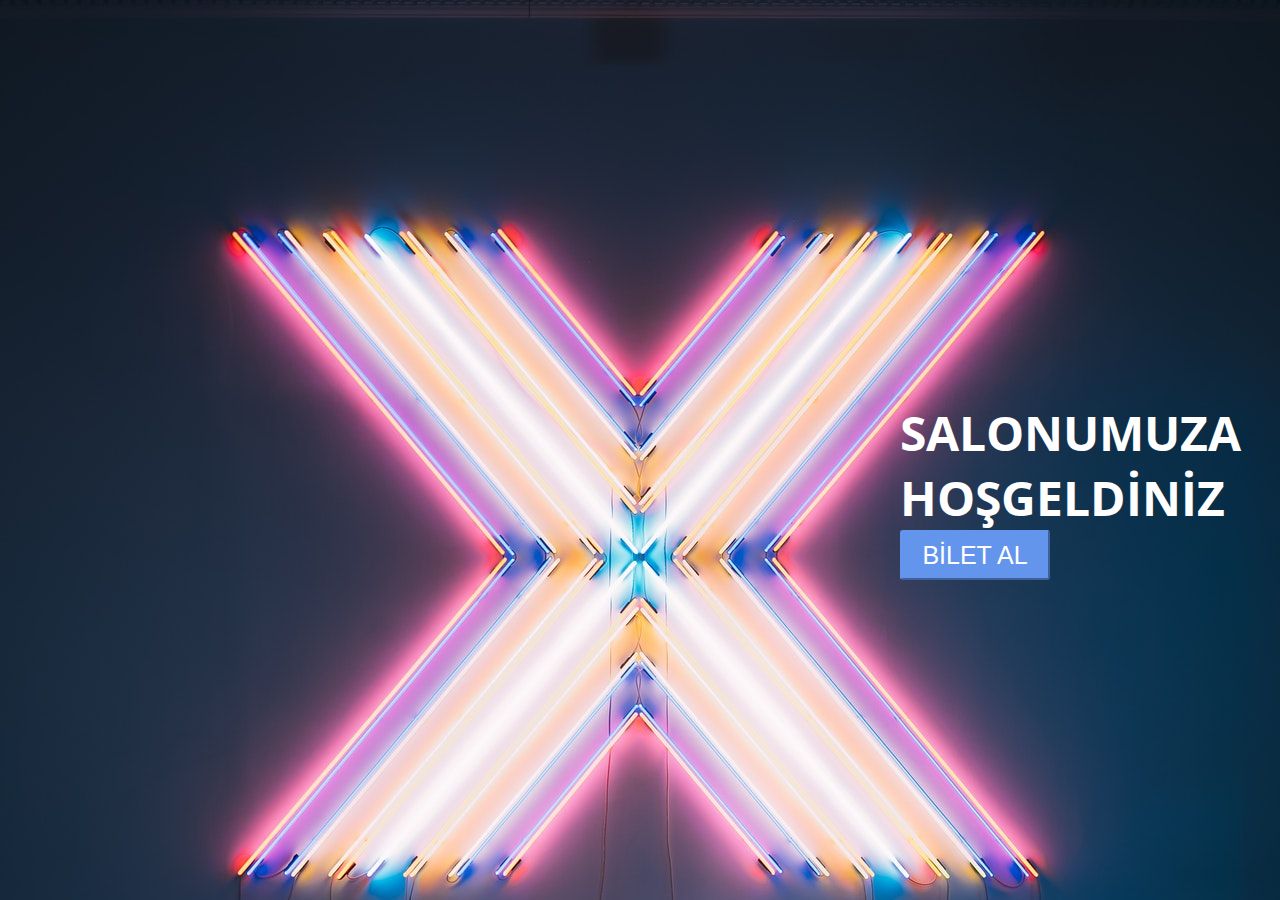
<file: index.html>
<!DOCTYPE html>
<html lang="en">
<head>
    <meta charset="UTF-8">
    <meta name="viewport" content="width=device-width, initial-scale=1.0">
    <title>Giriş</title>
    <link href="https://fonts.googleapis.com/css2?family=Open+Sans:wght@400;700;800&display=swap" rel="stylesheet">
    <link rel="stylesheet" href="style.css">
</head>
<body>
    <header>
        <div>
            <h1>SALONUMUZA HOŞGELDİNİZ</h1>
        </div>
    </header>
    <main>
        <div>
            <input type="button"  value="BİLET AL" class="btn" onclick="git()">
        </div>
    </main>
    <script>
      var buton=document.getElementsByClassName("btn");
      
      function git(){
          window.open("film.html");
      }
    </script>
</body>
</html>
</file>
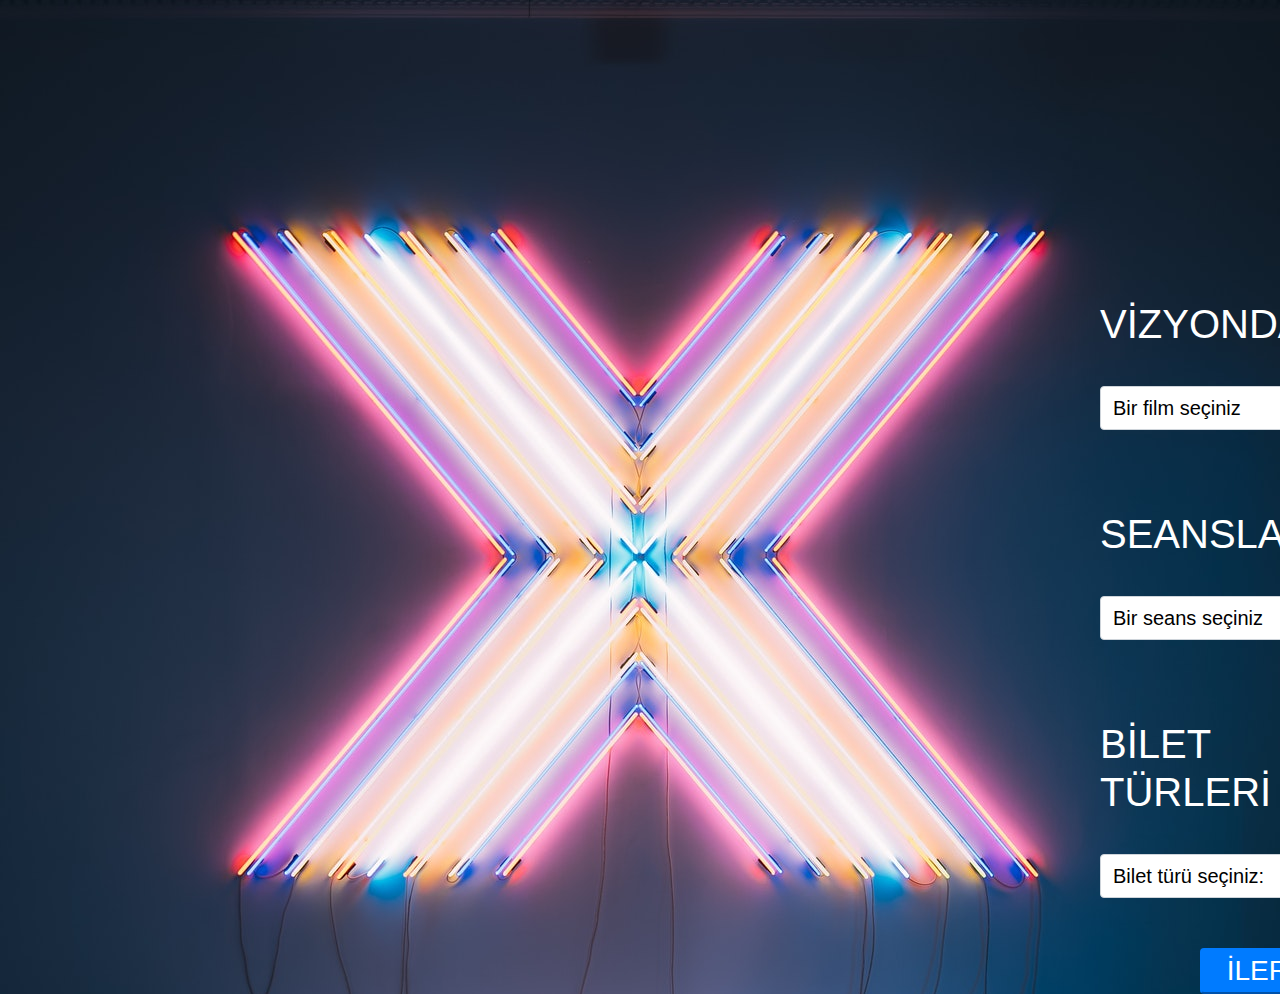
<file: Film.html>
<!doctype html>
<html lang="en">
  <head>
    <title>Seçimler</title>
    <!-- Required meta tags -->
    <meta charset="utf-8">
    <meta name="viewport" content="width=device-width, initial-scale=1, shrink-to-fit=no">

    <!-- Bootstrap CSS -->
    <link rel="stylesheet" href="https://stackpath.bootstrapcdn.com/bootstrap/4.3.1/css/bootstrap.min.css" integrity="sha384-ggOyR0iXCbMQv3Xipma34MD+dH/1fQ784/j6cY/iJTQUOhcWr7x9JvoRxT2MZw1T" crossorigin="anonymous">
  </head>
  <body>
      
    <!-- Optional JavaScript -->
    <!-- jQuery first, then Popper.js, then Bootstrap JS -->
    <script src="https://code.jquery.com/jquery-3.3.1.slim.min.js" integrity="sha384-q8i/X+965DzO0rT7abK41JStQIAqVgRVzpbzo5smXKp4YfRvH+8abtTE1Pi6jizo" crossorigin="anonymous"></script>
    <script src="https://cdnjs.cloudflare.com/ajax/libs/popper.js/1.14.7/umd/popper.min.js" integrity="sha384-UO2eT0CpHqdSJQ6hJty5KVphtPhzWj9WO1clHTMGa3JDZwrnQq4sF86dIHNDz0W1" crossorigin="anonymous"></script>
    <script src="https://stackpath.bootstrapcdn.com/bootstrap/4.3.1/js/bootstrap.min.js" integrity="sha384-JjSmVgyd0p3pXB1rRibZUAYoIIy6OrQ6VrjIEaFf/nJGzIxFDsf4x0xIM+B07jRM" crossorigin="anonymous"></script>
  </body>
</html>
<!DOCTYPE html>
<html lang="en">
<head>
    <meta charset="UTF-8">
    <meta name="viewport" content="width=device-width, initial-scale=1.0">
    <title>Document</title>
    <link rel="stylesheet" href="film.css">
</head>
<body>
    <header>
        <div>
            <h1>VİZYONDAKİLER</h1>
            <select class="custom-select">
                <option selected>Bir film seçiniz</option>
                <option value="1">Karakomik Filmler 2</option>
                <option value="2">Mucize 2 Aşk</option>
                <option value="3">Bayi Toplantısı</option>
                <option value="4">Süper Ajanlar</option>
              </select>

        </div>
    </header>
    <main>
        <div>
            <h1 class="seans">SEANSLAR</h1>
            <select class="custom-select" id="select">
                <option selected>Bir seans seçiniz</option>
                <option value="1">8.40(indirimli!)</option>
                <option value="2">10.30</option>
                <option value="3">11.50</option>
                <option value="4">13.10</option>
                <option value="5">14.50</option>
                <option value="4">16.20</option>
                <option value="4">18.0</option>
                <option value="4">19.50</option>
                <option value="4">21.10</option>
                <option value="4">22.50(indirimli!)</option>
                
              </select>
              <h1 class="seans">BİLET TÜRLERİ</h1>
              <select class="custom-select" id="select">
                  <option selected>Bilet türü seçiniz:</option>
                  <option value="1">ÇOCUK</option>
                  <option value="2">ÖĞRENCİ</option>
                  <option value="3">YETİŞKİN</option>
                  <option value="4">65+</option>
                 
                  

        </div>
        <div>

        </div>
    </main>
    <footer>
    <input type="button" value="İLERLE" class="btn1" onclick="git();"> 
</footer>

<script>
  var tıkla=document.getElementsByClassName("btn1");

function git(){
  open("select.html");
}



</script>
</body>
</html>
</file>
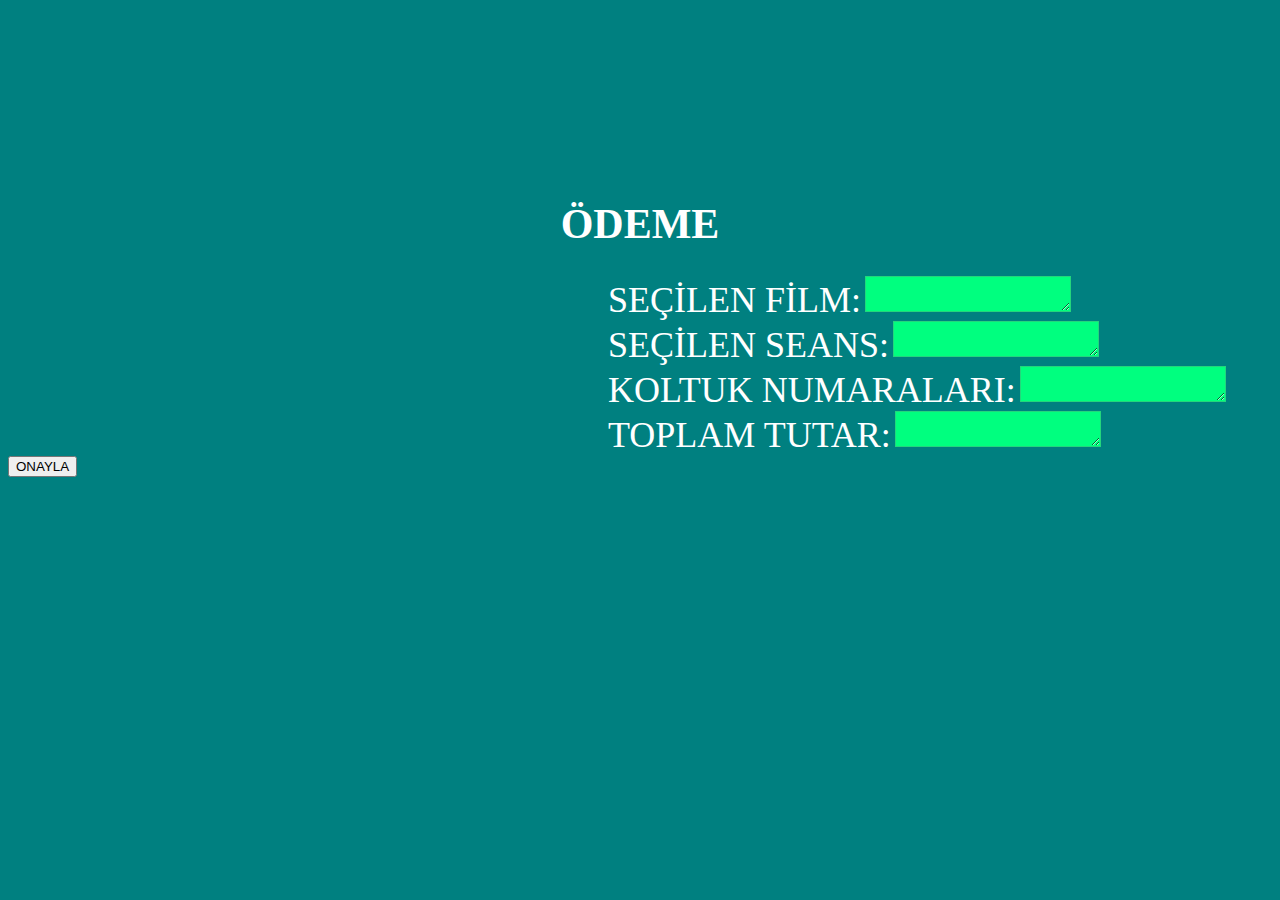
<file: pay.html>
<!DOCTYPE html>
<html lang="en">
<head>
    <meta charset="UTF-8">
    <meta name="viewport" content="width=device-width, initial-scale=1.0">
    <title>Pay</title>
    <link rel="stylesheet" href="pay.css">
</head>
<body>
    <form action="">
      <div>
          <h1>ÖDEME</h1>
      </div>
      <div>
          <label for="">SEÇİLEN FİLM:</label>
          <textarea name="" id="flm" disabled ></textarea>
      </div>
      <div>
          <label for="">SEÇİLEN SEANS:</label>
          <textarea name="" id="flm" disabled></textarea>
      </div>
      <div>
          <label for="">KOLTUK NUMARALARI:</label>
          <textarea name="" id="flm" disabled ></textarea>
      </div>
      <div>
<label for="">TOPLAM TUTAR:</label>
      
      <textarea name="" id="flm" disabled ></textarea>
    </div>

      <input type="button" value="ONAYLA">


    </form>
</body>
</html>
</file>
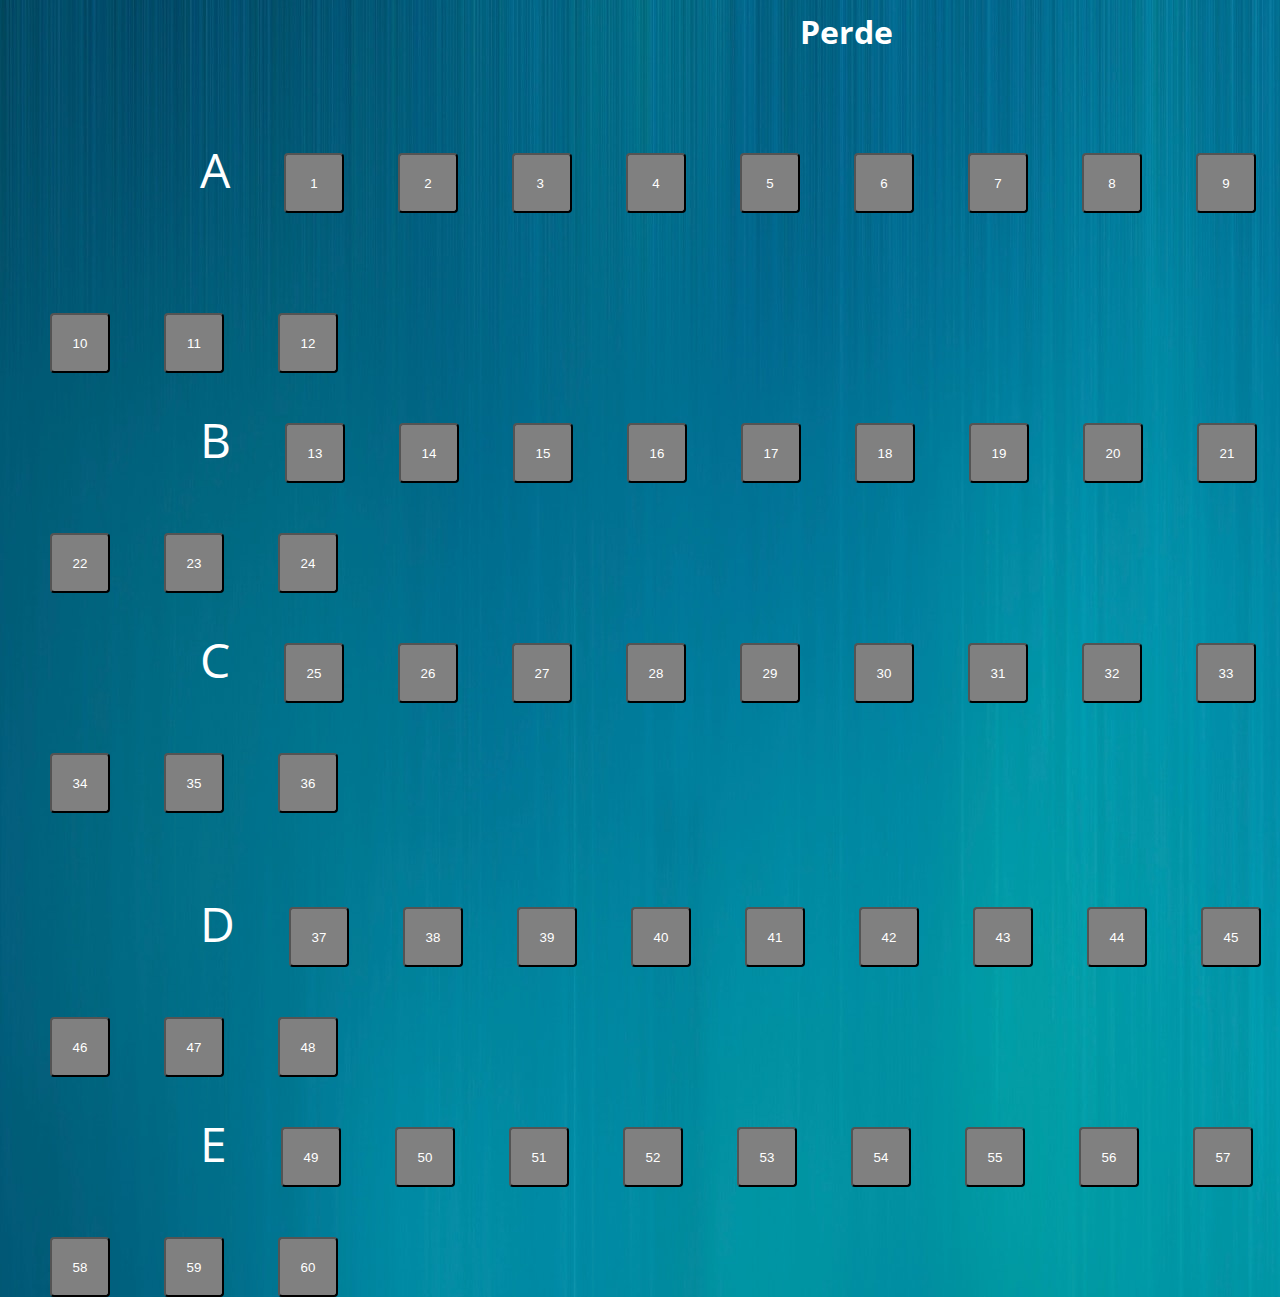
<file: select.html>
<!DOCTYPE html>
<html lang="en">
<head>
    <meta charset="UTF-8">
    <meta name="viewport" content="width=device-width, initial-scale=1.0">
    <title>Document</title>
    <link href="https://fonts.googleapis.com/css2?family=Open+Sans:wght@400;700;800&display=swap" rel="stylesheet">
    <link rel="stylesheet" href="select.css">
</head>
<body>
    <header>
        <h1>Perde</h1>
    </header>
<main>
    <div>
        <label for="" >A</label>
       <input type="button" value="1" id="btn1">
       <input type="button" value="2" id="btn2">
       <input type="button" value="3 "id="btn3">
       <input type="button" value="4" id="btn4">
       <input type="button" value="5" id="btn5">
       <input type="button" value="6" id="btn5">
       <input type="button" value="7" id="btn5">
       <input type="button" value="8" id="btn5">
       <input type="button" value="9" id="btn5">
       <input type="button" value="10" id="btn5">
       <input type="button" value="11" id="btn5">
       <input type="button" value="12" id="btn5">
       
    </div>
    <div>
        <label for="" id="labelb">B</label>
        <input type="button" value="13" id="btn6">
        <input type="button" value="14" id="btn6">
        <input type="button" value="15" id="btn6">
        <input type="button" value="16" id="btn6">
        <input type="button" value="17" id="btn6">
        <input type="button" value="18" id="btn6">
        <input type="button" value="19" id="btn6">
        <input type="button" value="20" id="btn6">
        <input type="button" value="21" id="btn6">
        <input type="button" value="22" id="btn6">
        <input type="button" value="23" id="btn6">
        <input type="button" value="24" id="btn6">
    </div>
        <div>
            <label for="" id="labelc">C</label>
            <input type="button" value="25" id="btn6">
            <input type="button" value="26" id="btn6">
            <input type="button" value="27" id="btn6">
            <input type="button" value="28" id="btn6">
            <input type="button" value="29" id="btn6">
            <input type="button" value="30" id="btn6">
            <input type="button" value="31" id="btn6">
            <input type="button" value="32" id="btn6">
            <input type="button" value="33" id="btn6">
            <input type="button" value="34" id="btn6">
            <input type="button" value="35" id="btn6">
            <input type="button" value="36" id="btn6">
            
        </div>
        <br><br>
        <div>
            <label for="">D</label>
            <input type="button" value="37" id="btn6">
            <input type="button" value="38" id="btn6">
            <input type="button" value="39" id="btn6">
            <input type="button" value="40" id="btn6">
            <input type="button" value="41" id="btn6">
            <input type="button" value="42" id="btn6">
            <input type="button" value="43" id="btn6">
            <input type="button" value="44" id="btn6">
            <input type="button" value="45" id="btn6">
            <input type="button" value="46" id="btn6">
            <input type="button" value="47" id="btn6">
            <input type="button" value="48" id="btn6">
            
        </div>
        <div>
            <label for="">E</label>
            <input type="button" value="49" id="btn6">
            <input type="button" value="50" id="btn6">
            <input type="button" value="51" id="btn6">
            <input type="button" value="52" id="btn6">
            <input type="button" value="53" id="btn6">
            <input type="button" value="54" id="btn6">
            <input type="button" value="55" id="btn6">
            <input type="button" value="56" id="btn6">
            <input type="button" value="57" id="btn6">
            <input type="button" value="58" id="btn6">
            <input type="button" value="59" id="btn6">
            <input type="button" value="60" id="btn6">
           
        </div>
    
</main>
</header>
</body>
</html>
</file>
<file: style.css>
*{
    margin: 0;
    padding: 0;
}
body{
    
    background-image: url(yellow-and-pink-lighted-x-decor-1964471\ \(2\).jpg);
    font-family: 'Open Sans', sans-serif;
    
}
h1{
    font-size: 48px;
    color: white;
    margin-left: 900px;
    margin-top: 400px;
}
.btn{
    width: 150px;
    height: 50px;
    background-color: cornflowerblue;
    color: white;
    font-size: 25px;
    border-radius: 3px ;
    border-color:cornflowerblue;
    margin-left: 900px;
}
</file>
<file: film.css>
*{
    margin: 0;
    padding: 0;
}
body{
    background-image: url(yellow-and-pink-lighted-x-decor-1964471\ \(2\).jpg);
}
h1{
    color: white;
    margin-left: 1100px;
    margin-top: 300px;
}
.custom-select{
    background-color: bla;
    font-family: 'Segoe UI', Tahoma, Geneva, Verdana, sans-serif;
    font-size: 20px;
    color: black;
    width: 300px;
    margin-left: 1100px;
    margin-top: 30px;
}
.seans{
    margin-top: 80px;
}
.btn1{
    width: 150px;
    font-size: 28px;
    background-color: #007bff;
    color: white;
    margin-left: 1200px;
    margin-top: 50px;
    border-radius: 4px;
    border-color: #007bff;
    border-style: solid 3px;
}
.btn1:hover{
    background-color: #17a2b8;
    color: white;
}
</file>
<file: pay.css>
body{
background-color: teal;
}
h1{
    font-size: 42px;
color: white;
text-align: center;
margin-top: 200px

;
}
label{
    color: white;
    font-size: 36px;
    margin-left: 600px;

}
#flm {
    width: 200px;
    background-color: springgreen;
    color: white;
}
</file>
<file: select.css>
*{
    margin: 0;
    padding: 0;
    box-sizing: border-box;
}
body{
    background-image: url(blue-wallpaper-2680270.jpg);
    box-sizing: border-box;
    font-family: 'Open Sans', sans-serif;
}
.name{
    font-size: 25px;
    color: white;
}
h1{
    color: white;
    font-size: 32px;
    margin-left: 800px;
    margin-top: 10px;
}
label{
    color: white;
    font-size: 48px;
    margin-left: 200px;
    
}
#btn1,#btn2,#btn3,#btn4,#btn5{
    width: 60px;
    height: 60px;
    border-radius: 4px;
    background-color: grey;
    color: white;
    margin-left: 50px;
    margin-top: 100px;
    
}
#btn6{
    width: 60px;
    height: 60px;
    border-radius: 4px;
    background-color: grey;
    color: white;
    margin-left: 50px;
    margin-top: 50px;
}
</file>
